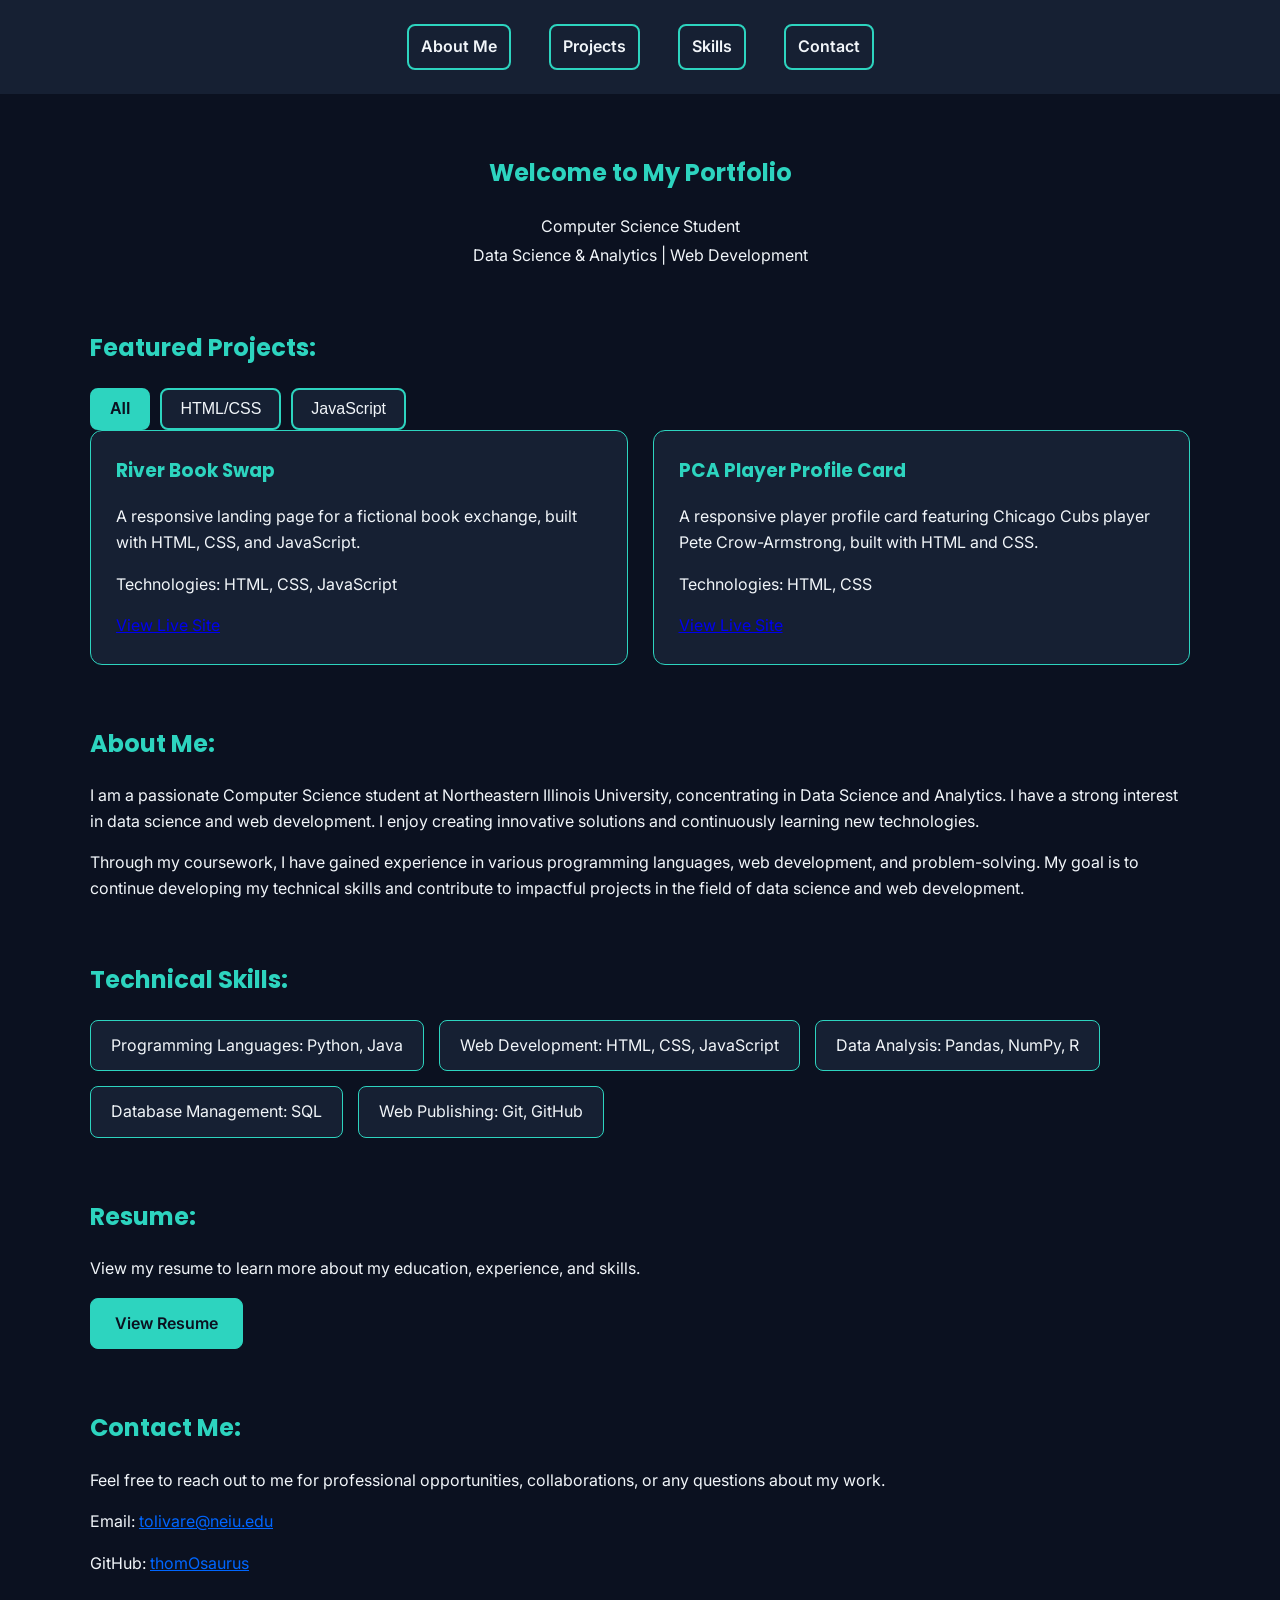
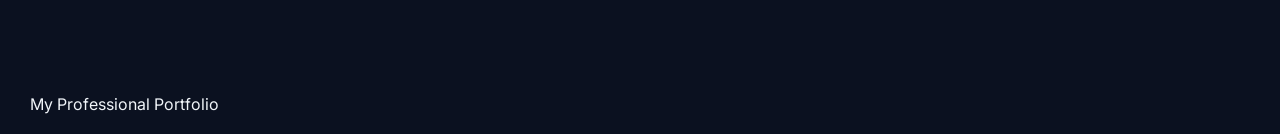
<file: index.html>
<!DOCTYPE html>
<html lang="en">
<head>
    <meta charset="UTF-8">
    <meta name="viewport" content="width=device-width, initial-scale=1.0">
    <meta name="description" content="A Professional Portfolio Website showcasing my skills, projects, and experience in web development.">
    <title>My Portfolio | Data Scientist and Analytics | Web Development</title>
    <link rel="stylesheet" href="styles.css">
    <script src="script.js" defer></script>
</head>
<body>
    <header>
        <nav aria-label="Main Navigation">
            <ul>
                <li><a href="#about">About Me</a></li>
                <li><a href="#projects">Projects</a></li>
                <li><a href="#skills">Skills</a></li>
                <li><a href="#contact">Contact</a></li>
            </ul>
        </nav>
    </header>
<main>
    <section id="home">
        <h1>Welcome to My Portfolio</h1>
        <p class="hero-subtitle">
          Computer Science Student<br>
            Data Science & Analytics | Web Development
        </p>
    </section>

    <section id="projects">
        <h2>Featured Projects:</h2>

        <div class="project-filters" role="group" aria-label="Project Filters">
            <button type="button" class="filter-btn" data-filter="all" aria-pressed="true">All</button>
            <button type="button" class="filter-btn" data-filter="html-css" aria-pressed="false">HTML/CSS</button>
            <button type="button" class="filter-btn" data-filter="javascript" aria-pressed="false">JavaScript</button>
        </div>

        <div class="project-grid">
        <article class="project-card" data-category="html-css javascript">
            <h3>River Book Swap</h3>
            <p>A responsive landing page for a fictional 
               book exchange, built with HTML, CSS, and JavaScript.
            </p>    
            <p>Technologies: HTML, CSS, JavaScript</p>
          <div class="project-links">
            <a href="https://thomOsaurus.github.io/cs300-assignment-2" target="_blank" rel="noopener noreferrer">View Live Site</a>
          </div>
        </article>

        <article class="project-card" data-category="html-css">
            <h3>PCA Player Profile Card</h3>
            <p>A responsive player profile card featuring
               Chicago Cubs player Pete Crow-Armstrong, built with HTML and CSS.
            </p>
            <p>Technologies: HTML, CSS</p>
            <div class="project-links">
                <a href="https://thomOsaurus.github.io/CS300-assignment-1" target="_blank" rel="noopener noreferrer">View Live Site</a>
            </div>
        </article>
        </div>
    </section>

    <section id="about">
        <h2>About Me:</h2>

        <p>I am a passionate Computer Science student at Northeastern Illinois University,
           concentrating in Data Science and Analytics. I have a strong interest in data science
           and web development. I enjoy creating innovative solutions and continuously learning 
           new technologies.</p>
        <p>Through my coursework, I have gained experience in various programming languages, web 
           development, and problem-solving. My goal is to continue developing my technical 
           skills and contribute to impactful projects in the field of data science and web development.
        </p>   
    </section>

    <section id="skills">
        <h2>Technical Skills:</h2>
        <ul class="skills-list">
            <li>Programming Languages: Python, Java</li>
            <li>Web Development: HTML, CSS, JavaScript</li>
            <li>Data Analysis: Pandas, NumPy, R</li>
            <li>Database Management: SQL </li>
            <li>Web Publishing: Git, GitHub</li>
        </ul>    
    </section>   

    <section id="resume">
        <h2>Resume:</h2>
        <p>View my resume to learn more about my education, experience, and skills.
        </p>
        <a class="resume-btn"
        href="Thomas_Olivares_Resume_2.pdf"
           target="_blank"
        rel="noopener noreferrer">
            View Resume
        </a>

    </section>

    <section id="contact">
        <h2>Contact Me:</h2>

        <p>Feel free to reach out to me for professional opportunities, collaborations, or any questions about my work.         
        </p>

        <p>
            Email:
            <a href="mailto:tolivare@neiu.edu">
                tolivare@neiu.edu</a>
        </p>

        <p>
            GitHub:
            <a href="https://github.com/thomOsaurus"
                target="_blank" rel="noopener noreferrer">
                thomOsaurus
            </a>
        </p>
    </section>
</main>   

<footer>
    <p>My Professional Portfolio</p>
</footer>
</body>
</html>
</file>
<file: styles.css>
@import url('https://fonts.googleapis.com/css2?family=Inter:wght@400;500;600&family=Poppins:wght@500;600;700&display=swap');
/* Cyber Teal Portfolio Theme*/

:root {
    --bg-color: #0b1120;
    --card-color: #162033;
    --accent-color: #2dd4bf;
    --text-color: #f1f5f9;
    --muted-color: #94a3b8;
}

/* General Styles */

body {
    margin: 0;
    padding: 0;
    background-color: var(--bg-color);
    color: var(--text-color);
    font-family: 'Inter', sans-serif;
    line-height: 1.6;       

}

/* Headings */
h1, h2, h3{
    font-family: 'Poppins', sans-serif;
    color: var(--accent-color);
}

/* Page Layout */
main {
    max-width: 1100px;
    margin: 0 auto;
    padding: 40px 20px ;
}

section {
    margin-bottom: 60px;
 
}

/* Navigation Styles */
header {
    background-color: var(--card-color);
    padding: 20px;
}

nav ul {
    display: flex;
    justify-content: center;
    gap: 30px;
    list-style: none;
    margin: 0;
    padding: 0;
}

nav a {
    color: var(--text-color);
    text-decoration: none;
    font-weight: 600;
}

nav a:hover 
nav a:focus-visible {
    color: var(--accent-color);
}

/* Project Cards */
.project-grid {
    display: grid;
    grid-template-columns: repeat(2, 1fr);
    gap: 25px;
}

.project-card {
    background-color: var(--card-color);
    padding: 25px;
    border-radius: 12px;
    border: 1px solid var(--accent-color);
}

.project-card h3 {
    margin-top: 0;
}

.project-card p {
    color: var(--text-color);
}

/* Technical Skills List */
.skills-list {
    display: flex;
    flex-wrap: wrap;
    gap: 15px;
    list-style: none;
    padding: 0;
}

.skills-list li {
    background-color: var(--card-color);
    color: var(--text-color);
    padding: 12px 20px;
    border: 1px solid var(--accent-color);
    border-radius: 8px;
}   

/* Resume Button */
.resume-btn {
    display: inline-block;
    background-color: var(--accent-color);
    color: var(--bg-color);
    padding: 12px 24px;
    text-decoration: none;
    font-weight: 600;
    border-radius: 8px;
    border: 1px solid var(--accent-color);
}

.resume-btn:hover,
.resume-btn:focus-visible {
    background-color: var(--text-color);
    color: var(--bg-color);
    
}

/* Contact Form Styles */
#contact a,
#contact a:visited {
    color: #0066ff;
    text-decoration: underline;
}

/* Project Filter Buttons */
.project-filters {
    display: flex;
    flex-wrap: wrap;
    gap: 10px;
    margin-bottom: 20px 0;
}
.filter-btn {
    background-color: var(--card-color);
    color: var(--text-color);
    border: 2px solid var(--accent-color);
    border-radius: 8px;
    padding: 10px 18px;
    font-size: 1rem;
    cursor: pointer;
}

.filter-btn:hover {
    background-color: var(--accent-color);
    color: var(--bg-color);
}
.filter-btn:focus-visible {
    background-color: var(--accent-color);
    color: var(--bg-color);
}

/* Keep the selected filter highlighted */
.filter-btn[aria-pressed="true"] {
    background-color: var(--accent-color);
    color: var(--bg-color);
    font-weight: bold;
}

/* Custom 404 Error Page */
.error-page {
    min-height: 80vh;
    display: flex;
    flex-direction: column;
    justify-content: center;
    text-align: center;
    padding: 40px 20px;
    gap: 20px;
}

.error-page h1 {
    font-size: 3rem;
    color: var(--accent-color);
}

.error-page p {
    max-width: 800px;
    width: 100%;
    font-size: 1.5rem;
    line-height: 1.6;
    text-align: center;
    margin: 0 auto;
}

/* Mobile Responsive Layout */
@media (max-width: 768px) {
    .project-grid {
        grid-template-columns: 1fr;
    }

    nav ul {
        display: flex;
        flex-direction: row;
        flex-wrap: nowrap;
        justify-content: center;
        align-items: center;
        gap: 10px;
    }

    nav a {
        padding: 6px 5px;
        font-size: 12px;
        white-space: nowrap;
    }

    
    
}

/* Improvement 1 */

h1 {
    text-align: center;
}

.hero-subtitle {
    text-align: center;
    line-height: 1.8;
}           

/* Improvement 2 */
nav a {
    display: inline-block;
    border: 2px solid var(--accent-color);
    border-radius: 8px;
    padding: 8px 12px;
    margin: 4px;
    text-decoration: none;
}

/* Improvement 2: footer spacing*/
footer {
    padding-left: 30px;
}
</file>
